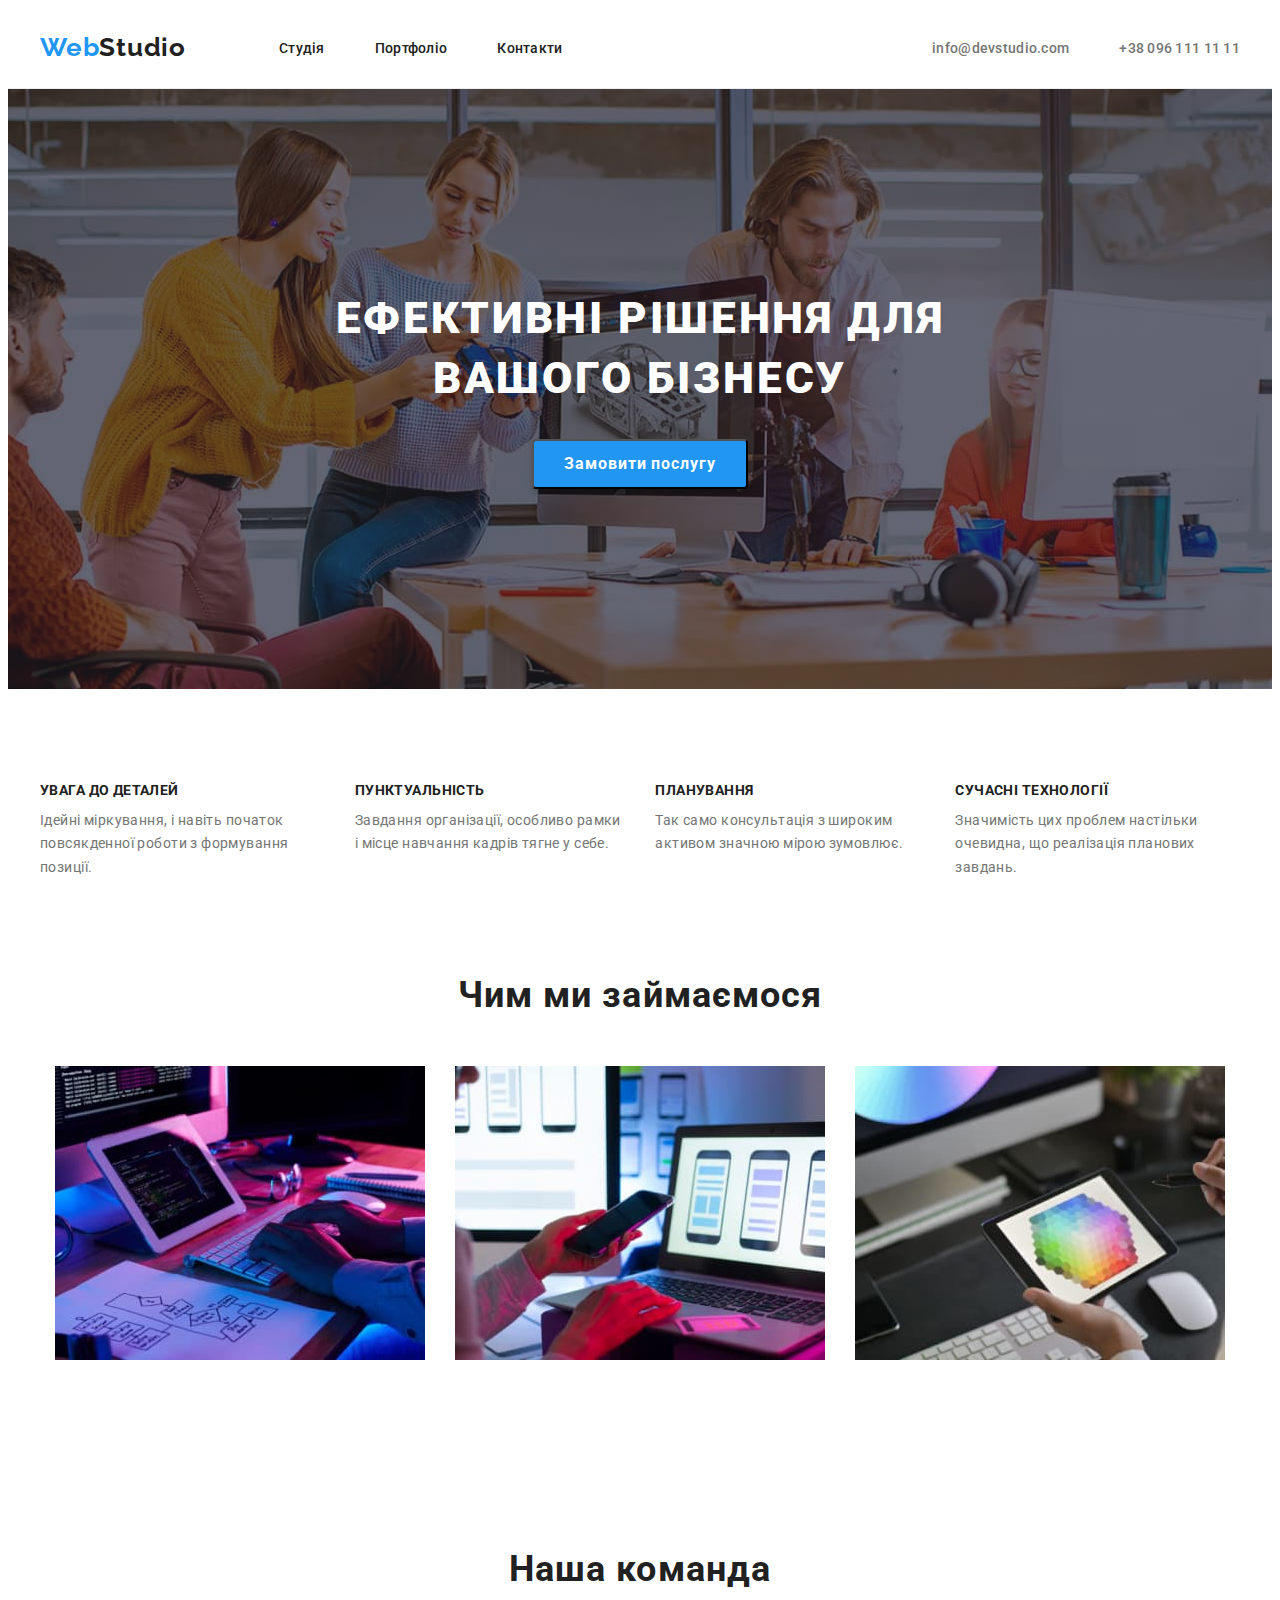
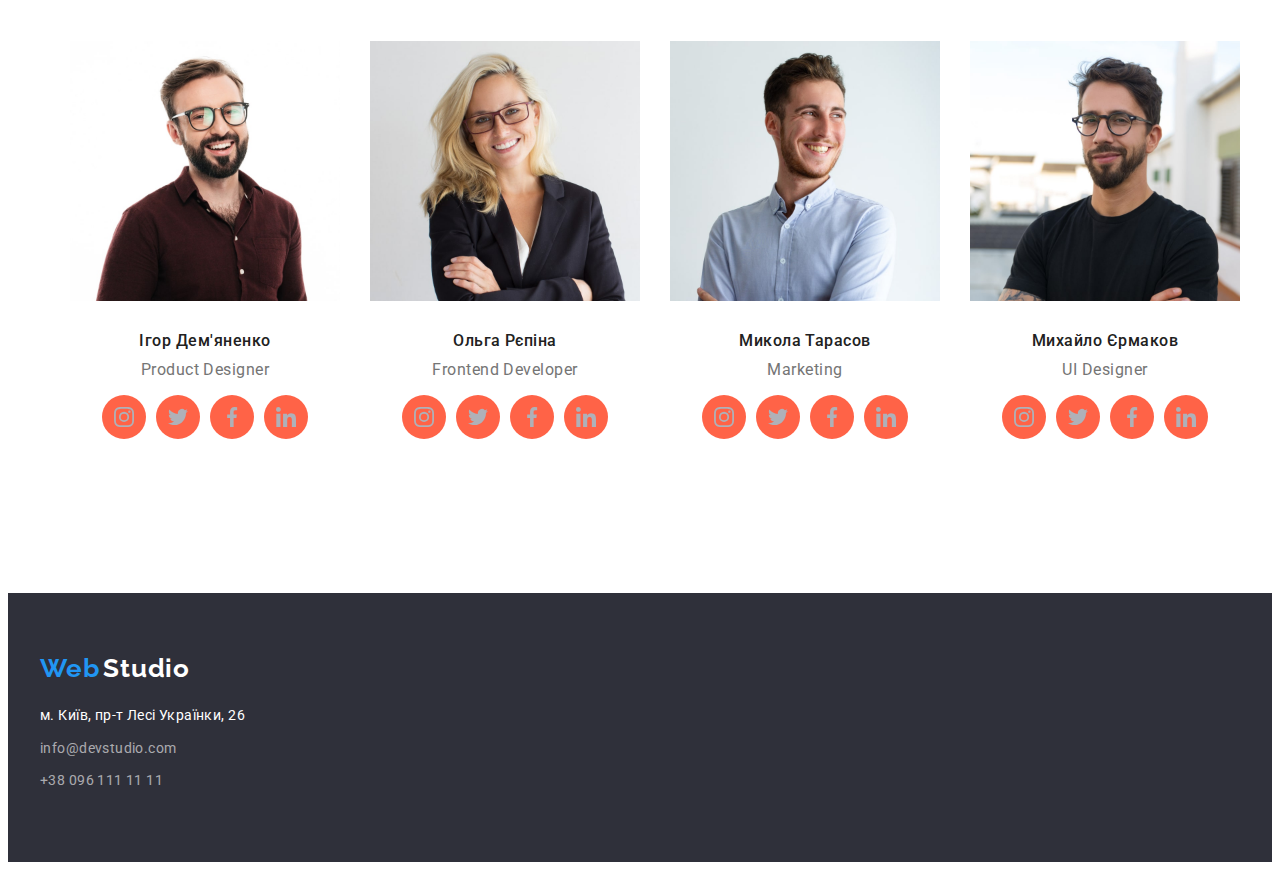
<file: index.html>
<!DOCTYPE html>
<html lang="uk">
<head>
    <meta charset="UTF-8">
    <meta http-equiv="X-UA-Compatible" content="IE=edge">
    <meta name="viewport" content="width=device-width, initial-scale=1.0">
    <title>Document</title>
    <link rel="preconnect" href="https://fonts.googleapis.com">
    <link rel="preconnect" href="https://fonts.gstatic.com" crossorigin>
    <link href="https://fonts.googleapis.com/css2?family=Raleway:wght@700&family=Roboto:wght@400;500;700;900&display=swap"
        rel="stylesheet">
        <link rel="stylesheet" href="https://cdnjs.cloudflare.com/ajax/libs/modern-normalize/1.1.0/modern-normalize.min.css"
            integrity="sha512-wpPYUAdjBVSE4KJnH1VR1HeZfpl1ub8YT/NKx4PuQ5NmX2tKuGu6U/JRp5y+Y8XG2tV+wKQpNHVUX03MfMFn9Q=="
            crossorigin="anonymous" referrerpolicy="no-referrer" />
        <link rel="stylesheet" href="./css/style.css">
</head>
<body>
        <header class="header">
            <!--Шапка-->
            <div class="container header-container">
                <nav class="header-navigation">
                    <a class="logo-left link" href="./index.html">Web</a>
                    <a class="logo-right link" href="./index.html">Studio</a>
                    <ul class="header-list list">
                        <li class="header-item">
                            <a class="header-link link" href="./index.html">Студія</a>
                        </li>
                        <li class="header-item">
                            <a class="header-link link" href="./portfolio.html">Портфоліо</a>
                        </li>
                        <li class="header-item">
                            <a class="header-link link" href="">Контакти</a>
                        </li>
                    </ul>
                </nav>
                <ul class="header-list2 list">
                    <li><a class="header-email link" href="email:info@devstudio.com">info@devstudio.com</a></li>
                    <li><a class="header-tel" href="tel:+38 096 111 11 11">+38 096 111 11 11</a></li>
                </ul>
            </div>
        </header>
        <main>
            <section class="hero">
                <!--Герой-->
                <div class="container">
                    <h1 class="hero-text">ЕФЕКТИВНІ РІШЕННЯ ДЛЯ ВАШОГО БІЗНЕСУ</h1>
                    <button class="hero-btn" type="button">Замовити послугу</button>
                </div>
            </section>
            <section class="hero2">
                <div class="container">
                    <ul class="hero2-list list">
                        <li>
                            <h3 class="hero2-main">УВАГА ДО ДЕТАЛЕЙ</h3>
                            <p class="hero2-item">Ідейні міркування, і навіть початок повсякденної роботи з формування позиції.</p>
                        </li>
                        <li>
                            <h3 class="hero2-main">ПУНКТУАЛЬНІСТЬ</h3>
                            <p class="hero2-item">Завдання організації, особливо рамки і місце навчання кадрів тягне у себе.</p>
                        </li>
                        <li>
                            <h3 class="hero2-main">ПЛАНУВАННЯ</h3>
                            <p class="hero2-item">Так само консультація з широким активом значною мірою зумовлює.</p>
                        </li>
                        <li>
                            <h3 class="hero2-main">СУЧАСНІ ТЕХНОЛОГІЇ</h3>
                            <p class="hero2-item">Значимість цих проблем настільки очевидна, що реалізація планових завдань.</p>
                        </li>      
                    </ul>
                </div>
            </section>
            <section class="about">
                <div class="container">
                    <h2 class="about-text">Чим ми займаємося</h2>
                    <ul class="about-list list">
                    <li class="about-item"><img src="./img/img1.jpg" alt="гарно" width="370" height="294"></li>
                    <li class="about-item"><img src="./img/img2.jpg" alt="робим" width="370" height="294"></li>
                    <li class="about-item"><img src="./img/img3.jpg" alt="фотошоп" width="370" height="294"></li>
                    </ul>
                </div>
            </section>
            <section class="team">
                <div class="container">
                    <h2 class="team-maintext">Наша команда</h2>
                    <ul class="team-list list">
                        <li><img src="./img/img4-min.jpg" alt="Ігор Дем'яненко" width="270" height="260">
                        <div class="team1">
                            <h3 class="team-toptext">Ігор Дем'яненко</h3>
                            <p class="team-bottomtext">Product Designer</p>
                            <ul class="soc-list list">
                                <li class="soc-item">
                                    <a class="soc-link" href="">
                                        <svg class="soc-icon" width="20" height="20">
                                        <use href="./img/symbol-defs.svg#icon-instagram"></use>
                                        </svg>
                                    </a>
                                </li>
                                <li class="soc-item">
                                    <a class="soc-link" href="">
                                        <svg class="soc-icon" width="20" height="20">
                                            <use href="./img/symbol-defs.svg#icon-twitter"></use>
                                        </svg>
                                    </a>
                                </li>
                                <li class="soc-item">
                                    <a class="soc-link" href="">
                                        <svg class="soc-icon" width="20" height="20">
                                            <use href="./img/symbol-defs.svg#icon-facebook"></use>
                                        </svg>
                                    </a>
                                </li>
                                <li class="soc-item">
                                    <a class="soc-link" href="">
                                        <svg class="soc-icon" width="20" height="20">
                                            <use href="./img/symbol-defs.svg#icon-linkedin"></use>
                                        </svg>
                                    </a>
                                </li>
                            </ul>
                        </div>
                    </li>
                        <li><img src="./img/img5-min.jpg" alt="Ольга Рєпіна" width="270" height="260">
                        <div class="team1">
                            <h3 class="team-toptext">Ольга Рєпіна</h3>
                            <p class="team-bottomtext">Frontend Developer</p>
                            <ul class="soc-list list">
                                <li class="soc-item">
                                    <a class="soc-link" href="">
                                        <svg class="soc-icon" width="20" height="20">
                                            <use href="./img/symbol-defs.svg#icon-instagram"></use>
                                        </svg>
                                    </a>
                                </li>
                                <li class="soc-item">
                                    <a class="soc-link" href="">
                                        <svg class="soc-icon" width="20" height="20">
                                            <use href="./img/symbol-defs.svg#icon-twitter"></use>
                                        </svg>
                                    </a>
                                </li>
                                <li class="soc-item">
                                    <a class="soc-link" href="">
                                        <svg class="soc-icon" width="20" height="20">
                                            <use href="./img/symbol-defs.svg#icon-facebook"></use>
                                        </svg>
                                    </a>
                                </li>
                                <li class="soc-item">
                                    <a class="soc-link" href="">
                                        <svg class="soc-icon" width="20" height="20">
                                            <use href="./img/symbol-defs.svg#icon-linkedin"></use>
                                        </svg>
                                    </a>
                                </li>
                            </ul>
                        </div>
                        </li>
                        <li><img src="./img/img6-min.jpg" alt="Микола Тарасов" width="270" height="260">
                        <div class="team1">
                            <h3 class="team-toptext">Микола Тарасов</h3>
                            <p class="team-bottomtext">Marketing</p>
                            <ul class="soc-list list">
                                <li class="soc-item">
                                    <a class="soc-link" href="">
                                        <svg class="soc-icon" width="20" height="20">
                                            <use href="./img/symbol-defs.svg#icon-instagram"></use>
                                        </svg>
                                    </a>
                                </li>
                                <li class="soc-item">
                                    <a class="soc-link" href="">
                                        <svg class="soc-icon" width="20" height="20">
                                            <use href="./img/symbol-defs.svg#icon-twitter"></use>
                                        </svg>
                                    </a>
                                </li>
                                <li class="soc-item">
                                    <a class="soc-link" href="">
                                        <svg class="soc-icon" width="20" height="20">
                                            <use href="./img/symbol-defs.svg#icon-facebook"></use>
                                        </svg>
                                    </a>
                                </li>
                                <li class="soc-item">
                                    <a class="soc-link" href="">
                                        <svg class="soc-icon" width="20" height="20">
                                            <use href="./img/symbol-defs.svg#icon-linkedin"></use>
                                        </svg>
                                    </a>
                                </li>
                            </ul>
                        </div>
                        </li>
                        <li><img src="./img/img7-min.jpg" alt="Михайло Єрмаков" width="270" height="260">
                        <div class="team1">
                            <h3 class="team-toptext">Михайло Єрмаков</h3>
                            <p class="team-bottomtext">UI Designer</p>
                            <ul class="soc-list list">
                                <li class="soc-item">
                                    <a class="soc-link" href="">
                                        <svg class="soc-icon" width="20" height="20">
                                            <use href="./img/symbol-defs.svg#icon-instagram"></use>
                                        </svg>
                                    </a>
                                </li>
                                <li class="soc-item">
                                    <a class="soc-link" href="">
                                        <svg class="soc-icon" width="20" height="20">
                                            <use href="./img/symbol-defs.svg#icon-twitter"></use>
                                        </svg>
                                    </a>
                                </li>
                                <li class="soc-item">
                                    <a class="soc-link" href="">
                                        <svg class="soc-icon" width="20" height="20">
                                            <use href="./img/symbol-defs.svg#icon-facebook"></use>
                                        </svg>
                                    </a>
                                </li>
                                <li class="soc-item">
                                    <a class="soc-link" href="">
                                        <svg class="soc-icon" width="20" height="20">
                                            <use href="./img/symbol-defs.svg#icon-linkedin"></use>
                                        </svg>
                                    </a>
                                </li>
                            </ul>
                        </div>
                        </li>
                    </ul>
                </div>
            </section>
        </main>
        <footer class="footer">
                <div class="container">
                        <div class="ftr-logo">
                            <a class="footer-logoleft link" href="./index.html">Web</a>
                            <a class="footer-logoright link" href="./index.html">Studio</a>
                        </div>
                <ul class="footer-list list">
                    <li class="footer-item"><a class="footer-map link" href="https://goo.gl/maps/kYYPEekxgbU7nX6b8">м. Київ, пр-т Лесі Українки, 26</a></li>
                    <li class="footer-item"><a class="footer-email link" href="email:info@devstudio.com">info@devstudio.com</a></li>
                    <li class="footer-item"><a class="footer-tel link" href="tel:+38 096 111 11 11">+38 096 111 11 11</a></li>
                </ul>
                </div>
        </footer>
</body>
</html>
</file>
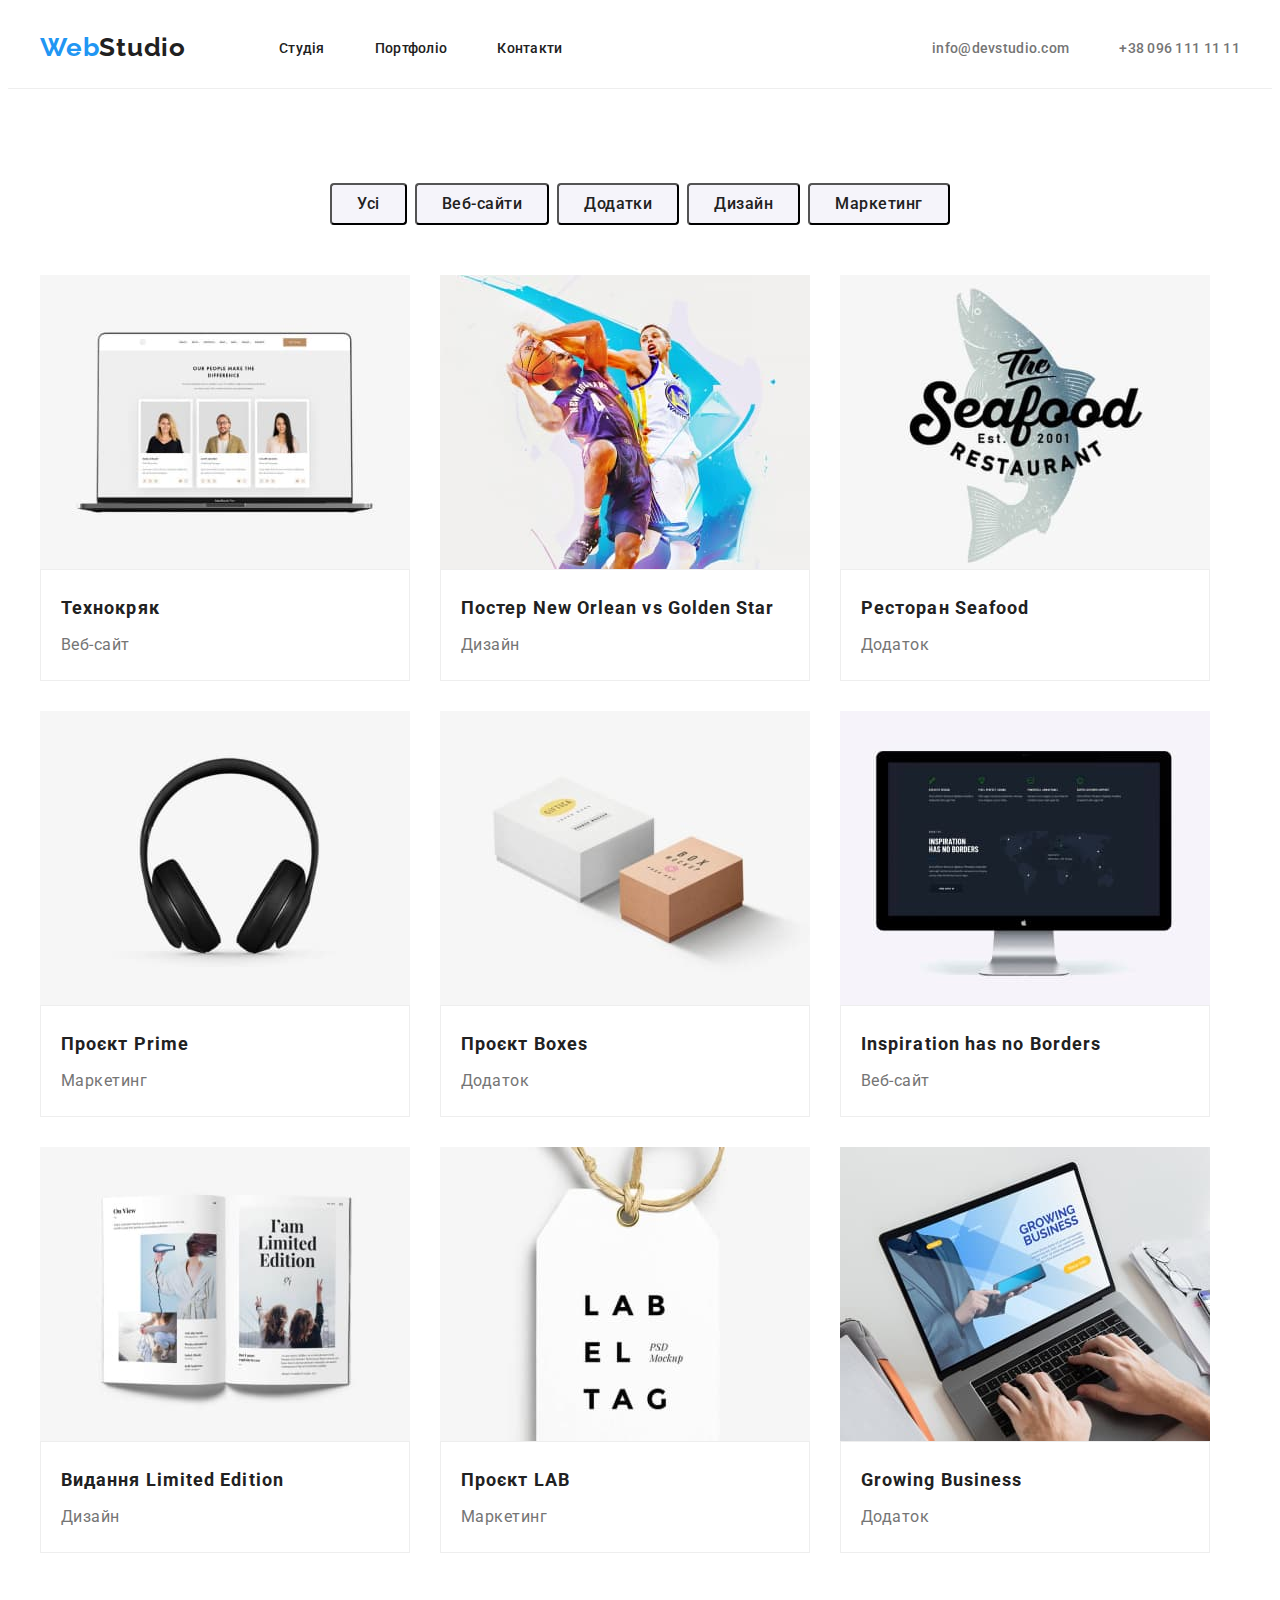
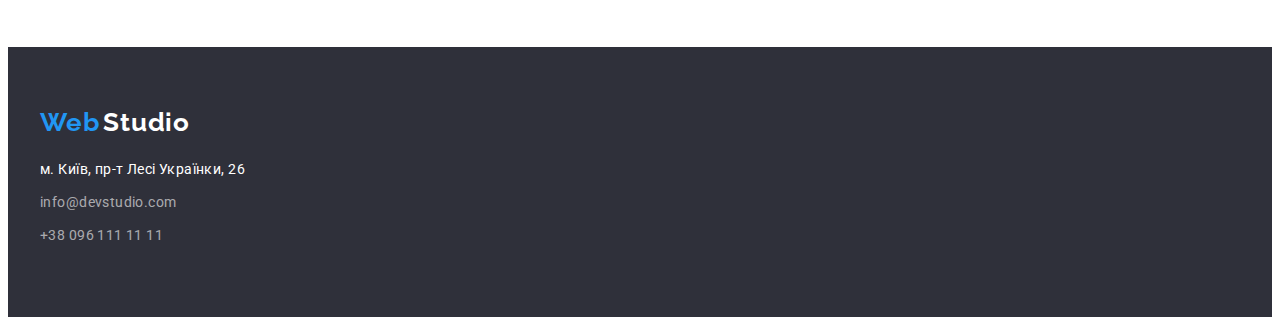
<file: portfolio.html>
<!DOCTYPE html>
<html lang="en">
<head>
    <meta charset="UTF-8">
    <meta http-equiv="X-UA-Compatible" content="IE=edge">
    <meta name="viewport" content="width=device-width, initial-scale=1.0">
    <title>Document</title>
    <link rel="preconnect" href="https://fonts.googleapis.com">
    <link rel="preconnect" href="https://fonts.gstatic.com" crossorigin>
    <link href="https://fonts.googleapis.com/css2?family=Raleway:wght@700&family=Roboto:wght@400;500;700;900&display=swap"
        rel="stylesheet">
        <link rel="stylesheet" href="https://cdnjs.cloudflare.com/ajax/libs/modern-normalize/1.1.0/modern-normalize.min.css"
            integrity="sha512-wpPYUAdjBVSE4KJnH1VR1HeZfpl1ub8YT/NKx4PuQ5NmX2tKuGu6U/JRp5y+Y8XG2tV+wKQpNHVUX03MfMFn9Q=="
            crossorigin="anonymous" referrerpolicy="no-referrer" />
    <link rel="stylesheet" href="./css/style.css">
</head>
<body>
    <header class="header">
        <!--Шапка-->
            <div class="container header-container">
                <nav class="header-navigation">
                    <a class="logo-left link" href="./index.html">Web</a>
                    <a class="logo-right link" href="./index.html">Studio</a>
                    <ul class="header-list list">
                        <li class="header-item">
                            <a class="header-link link" href="./index.html">Студія</a>
                        </li>
                        <li class="header-item">
                            <a class="header-link link" href="./portfolio.html">Портфоліо</a>
                        </li>
                        <li class="header-item">
                            <a class="header-link link" href="">Контакти</a>
                        </li>
                    </ul>
                </nav>
                <ul class="header-list2 list">
                    <li><a class="header-email link" href="email:info@devstudio.com">info@devstudio.com</a></li>
                    <li><a class="header-tel" href="tel:+38 096 111 11 11">+38 096 111 11 11</a></li>
                </ul>
            </div>
    </header>
    <main>
    <section class="projects">
        <div class="container">
            <ul class="infobar-buttons list">            
                <li><button class="infobar-btn" type="button">Усі</button></li>
                <li><button class="infobar-btn" type="button">Веб-сайти</button></li>
                <li><button class="infobar-btn" type="button">Додатки</button></li>
                <li><button class="infobar-btn" type="button">Дизайн</button></li>
                <li><button class="infobar-btn" type="button">Маркетинг</button></li>
            </ul>
            <ul class="projects-list list">
                <li class="projects-item"> <img src="./img/port1.jpg" alt="Технокряк" width="370" height="294">
                <div class="project1">
                    <h3 class="projects-toptext">Технокряк</h3>
                    <p class="projects-bottomtext">Веб-сайт</p>
                </div></li>
                <li class="projects-item"> <img src="./img/port2.jpg" alt="Постер New Orlean vs Golden Star" width="370" height="294">
                <div class="project1">
                    <h3 class="projects-toptext">Постер New Orlean vs Golden Star</h3>
                    <p class="projects-bottomtext">Дизайн</p>
                </p></li>
                <li class="projects-item"> <img src="./img/port3.jpg" alt="Ресторан Seafood" width="370" height="294">
                <div class="project1">
                    <h3 class="projects-toptext">Ресторан Seafood</h3>
                    <p class="projects-bottomtext">Додаток</p>
                </p></li>
                <li class="projects-item"> <img src="./img/port4.jpg" alt="Проєкт Prime" width="370" height="294">
                <div class="project1">
                    <h3 class="projects-toptext">Проєкт Prime</h3>
                    <p class="projects-bottomtext">Маркетинг</p>
                </p></li>
                <li class="projects-item"> <img src="./img/port5.jpg" alt="Проєкт Boxes" width="370" height="294">
                <div class="project1">
                    <h3 class="projects-toptext">Проєкт Boxes</h3>
                    <p class="projects-bottomtext">Додаток</p>
                </p></li>
                <li class="projects-item"> <img src="./img/port6.jpg" alt="Inspiration has no Borders" width="370" height="294">
                <div class="project1">
                    <h3 class="projects-toptext">Inspiration has no Borders</h3>
                    <p class="projects-bottomtext">Веб-сайт</p>
                </p></li>
                <li class="projects-item"> <img src="./img/port7.jpg" alt="Видання Limited Edition" width="370" height="294">
                <div class="project1">
                    <h3 class="projects-toptext">Видання Limited Edition</h3>
                    <p class="projects-bottomtext">Дизайн</p>
                </p></li>
                <li class="projects-item"> <img src="./img/port8.jpg" alt="Проєкт LAB" width="370" height="294">
                <div class="project1">
                    <h3 class="projects-toptext">Проєкт LAB</h3>
                    <p class="projects-bottomtext">Маркетинг</p>
                </p></li>
                <li class="projects-item"> <img src="./img/port9.jpg" alt="Growing Business" width="370" height="294">
                <div class="project1">
                    <h3 class="projects-toptext">Growing Business</h3>
                    <p class="projects-bottomtext">Додаток</p>
                </p></li>
            </ul>
        </div>
    </section>
    </main>
    <footer class="footer">
        <div class="container">
            <div class="ftr-logo">
                <a class="footer-logoleft link" href="./index.html">Web</a>
                <a class="footer-logoright link" href="./index.html">Studio</a>
            </div>
            <ul class="footer-list list">
                <li class="footer-item"><a class="footer-map link" href="https://goo.gl/maps/kYYPEekxgbU7nX6b8">м. Київ,
                        пр-т Лесі Українки, 26</a></li>
                <li class="footer-item"><a class="footer-email link" href="email:info@devstudio.com">info@devstudio.com</a>
                </li>
                <li class="footer-item"><a class="footer-tel link" href="tel:+38 096 111 11 11">+38 096 111 11 11</a></li>
            </ul>
        </div>
    </footer>
</body>
</html>
</file>
<file: css/style.css>
@font-face {
    font-family: "Raleway";
    src: url(../fonts/Raleway-Bold.ttf);
}
:root {
    --button-color: #2196F3;
    --font-grey: #757575;
    --font-black: #212121;
    --font-white: #FFFFFF;       
}
p, h1, h2, h3, h4, h5, h6 {
    margin: 0;
}
ul, ol {
    margin: 0;
    padding-left: 0;
}
button {
    cursor: pointer;
}
img {
    display: block;
}

body {
    font-family: 'Roboto', sans-serif;    
    color: #212121;
    }   
    
    .list {
        list-style: none;
    }
    .link {
        text-decoration: none;
    }
    .container {
        width: 1200px;
        padding-left: 15px;
        padding-right: 15px;
        margin: 0 auto;
    }
    /* ---------HEADER-------- */
    .header {
        padding-bottom:25px;
        padding-top: 24px;
        border-bottom: 1px solid #EEEEEE;
    }
    .header-navigation {
        display: flex;
    }
    .header-container {
        display: flex;
        align-items: center;

    }
    .header-list {
        display: flex;
        align-items: center;
        gap: 50px;
    }
    .header-list2 {
        display: flex;
        margin-left: auto;
        gap: 50px;
    }
    .logo-left {
        font-family: 'Raleway', sans-serif;
        font-weight: 700;
        font-size: 26px;
        line-height: 1.19;                   
        letter-spacing: 0.03em;          
        color: #2196F3;
    }
    .logo-right {
        font-family: 'Raleway', sans-serif;
        font-weight: 700;
        font-size: 26px;
        line-height: 1.19;
        letter-spacing: 0.03em;
        color: var(--font-black);
        margin-right: 93px;
        }
    .header-link {
        font-weight: 500;
        font-size: 14px;
        line-height: 1.14;
        letter-spacing: 0.02em;
        color: var(--font-black);
    }
    .header-link:hover, 
    .header-link:focus, 
    .header-email:hover, 
    .header-email:focus {
        color: var(--button-color); 
    }
    .header-tel {
        text-decoration: none;
        font-weight: 500;
        font-size: 14px;
        line-height: 1.14;
        letter-spacing: 0.02em;        
        color: var(--font-grey);
    }
    .header-email {
        font-weight: 500;
        font-size: 14px;
        line-height: 1.14;
        letter-spacing: 0.02em;        
        color: var(--font-grey);
    }
        /* ---------HEADER-------- */
        /* ---------HERO---------- */
        .hero {
            padding-top: 200px;
            padding-bottom: 200px;
        }
        
        .hero, .hero-btn {
        background-color: #2F303A;
        background-image: linear-gradient(rgba(47, 48, 58, 0.4), rgba(47, 48, 58, 0.4)), url(../img/hero-bg.jpg);
        background-repeat: no-repeat;
        background-position: center;
        background-size: cover;
        display: block;
        margin: 0px auto;
        }
    .hero-btn {
        font-family: inherit;        
        font-weight: 700;
        font-size: 16px;
        line-height: 1.88;
        letter-spacing: 0.06em;        
        color: #FFFFFF;
        cursor: pointer;
        display: block;
        margin: 0px auto;
        background: #2196F3;
        box-shadow: 0px 4px 4px rgba(0, 0, 0, 0.15);
        border-radius: 4px;
        min-width: 216px;
        height: 50px;
        left: 692px;
        top: 470px;
    }
    .hero-text {
        font-weight: 900;
        font-size: 44px;
        line-height: 1.36;
        letter-spacing: 0.06em;
        text-transform: uppercase;        
        color: #FFFFFF;
        margin-bottom: 30px;
        margin-right: auto;
        margin-left: auto;
        max-width: 696px;
        text-align: center;        
                    
        }
        
        /* ---------HERO---------- */
        /* ---------HERO2--------- */
        .hero2 {
            padding-top: 94px;
        
        }
        .hero2-list {
            display: flex;
            gap: 30px;
        }
    
    .hero2-main {
        font-weight: 700;
        font-size: 14px;
        line-height: 1.14;
        letter-spacing: 0.03em;
        text-transform: uppercase;
        margin-bottom: 10px;            
        color: var(--font-black);
        }               
    .hero2-item {
        font-size: 14px;
        line-height: 1.71;                    
        letter-spacing: 0.03em;            
        color: var(--font-grey);
        min-width: 270px;
        }
        /* ---------HERO2---------- */
        /* ---------ABOUT---------- */
        .about {
            padding-top: 94px;
            padding-bottom: 94px;
        }
        .about-list {
            display: flex;
            justify-content: center;
            gap: 30px;
        }
    .about-text {
        font-weight: 700;
        font-size: 36px;
        line-height: 1.17;
        letter-spacing: 0.03em;        
        color: var(--font-black);
        margin-bottom: 50px;
        text-align: center;
    }
        /* ---------INFO---------- */
        /* ---------TEAM---------- */
        .team {
            padding-top: 94px;
            padding-bottom: 94px;
        }
    .team-list {
        display: flex;
        gap: 30px;
        justify-content: flex-end; 
    }           
    .team-maintext {
        font-weight: 700;
        font-size: 36px;
        line-height: 1.17;
        letter-spacing: 0.03em;        
        color: var(--font-black);
        margin-bottom: 50px;
        text-align: center;
                        
    }     
     
    .team-toptext {
        font-weight: 500;
        font-size: 16px;
        line-height: 1.19;             
        letter-spacing: 0.03em;
        color: var(--font-black);
        text-align: center;
        margin-bottom: 10px;
    }    
    .team-bottomtext {        
        font-size: 16px;
        line-height: 1.19;               
        letter-spacing: 0.03em;
        color: var(--font-grey);
        text-align: center;
    }
    .team1 {
        padding-top: 30px;
        padding-bottom: 30px;
    }
    .soc-link {
        width: 44px;
        height: 44px;
        border-radius: 50%;
        background-color: tomato;
        display: flex;
        align-items: center;
        justify-content: center;
    }
    .soc-list {
        display: flex;
        align-items: center;
        padding-top: 16px;
        padding-bottom: 30px;
        gap: 10px;
        justify-content: center;
    }
        /* ---------TEAM---------- */
        /* ---------FOOTER---------- */
    .footer-logoleft {
        font-family: 'Raleway', sans-serif;
        font-weight: 700;
        font-size: 26px;
        line-height: 1.19;
        letter-spacing: 0.03em;
        color: #2196F3;
        }
    
    .footer-logoright {
        font-family: 'Raleway', sans-serif;
        font-weight: 700;
        font-size: 26px;
        line-height: 1.19;
        letter-spacing: 0.03em;
         color: #FFFFFF;
        }
    .footer {
        background-color: #2F303A;
        padding-top: 60px;
        padding-bottom: 60px;
    }   
          
    .footer-map {
        font-size: 14px;
        letter-spacing: 0.03em;    
        line-height: 1.71;       
        color: #FFFFFF;
        margin-top: 20px;
    }    
    .footer-email {        
        font-size: 14px;
        line-height: 1.71;            
        letter-spacing: 0.03em;        
        color: rgba(255, 255, 255, 0.6);                       
    }
    
    .footer-tel {        
        font-size: 14px;
        line-height: 1.71;
        letter-spacing: 0.03em;
        color: rgba(255, 255, 255, 0.6);
    }
    .ftr-logo {
        margin-bottom: 20px;
    }
    .footer-item {
        margin-top: 9px;
        margin-bottom: 9px;
    }
        /* ---------FOOTER---------- */
        /* ---------INFOBAR---------- */
    .infobar-btn:hover,
    .infobar-btn:focus {
        color: var(--button-color);
    }
    .infobar-btn {
        font-family: inherit;
        font-weight: 500;
        font-size: 16px;
        line-height: 1.62;
        letter-spacing: 0.03em;
        color: var(--font-black);
        cursor: pointer;                  
        background: #F5F4FA;
        border-radius: 4px;
        padding-top: 6px;
        padding-bottom: 6px;
        padding-right: 25px;
        padding-left: 25px;
        
    }
    .infobar-buttons {
        margin-bottom: 50px;
        display: flex;
        justify-content: center;
        gap: 8px;
                
    }
             
        /* ---------INFOBAR---------- */
        /* ---------PROJECTS---------- */
    .projects {
        padding-top: 94px;
        padding-bottom: 94px;
    }
    .projects-list {
        display: flex;
        flex-wrap: wrap;
        gap: 30px;
               
                
    }
    .projects-item {
        width: calc((100% - 60) / 3);
    }    
       
    .projects-toptext {
        font-weight: 700;
        font-size: 18px;
        line-height: 2;               
        letter-spacing: 0.06em;        
        color: var(--font-black);
        margin-bottom: 4px;
        
        
    }
    
    .projects-bottomtext {        
        font-size: 16px;
        line-height: 1.88;               
        letter-spacing: 0.03em;        
        color: var(--font-grey);        
        
    }
    .project1 {
        padding: 20px 20px 20px 20px;
        border: 1px solid #EEEEEE;
    }
    /* --------PROJECTS--------- */
</file>
